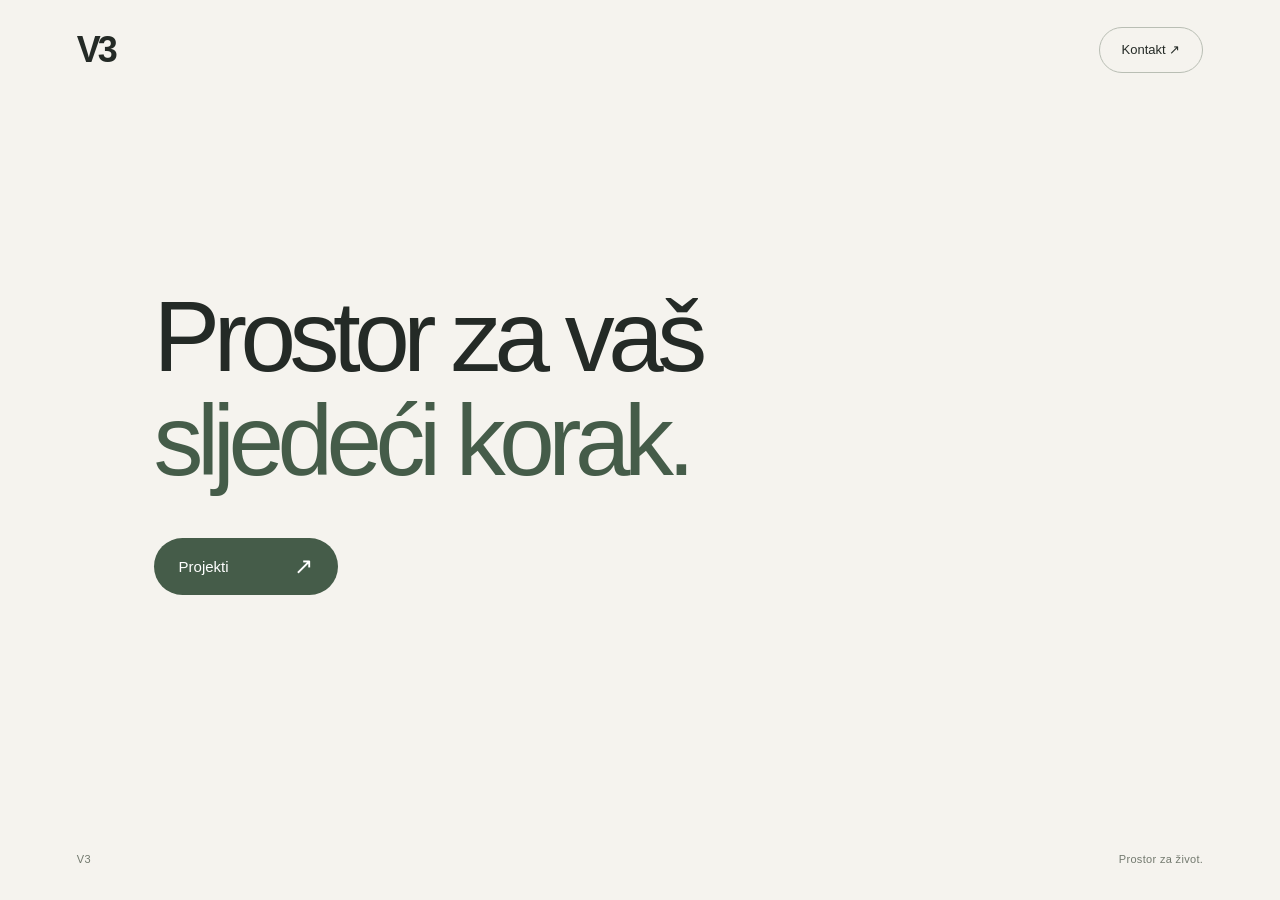
<file: index.html>
<!doctype html><html lang="hr"><head><meta charset="utf-8"><meta name="viewport" content="width=device-width, initial-scale=1, viewport-fit=cover"><meta name="theme-color" content="#f5f3ee"><title>V3 — Prostor za vaš sljedeći korak.</title><link rel="stylesheet" href="site.css"></head><body><header><a class="brand" href="index.html" aria-label="V3 početna">V3</a><button class="contact" id="contact">Kontakt ↗</button></header><main class="hero"><div class="hero-content"><h1>Prostor za vaš<br><span>sljedeći korak.</span></h1><a class="cta" href="projekti.html">Projekti <span aria-hidden="true">↗</span></a></div></main><footer><span>V3</span><span>Prostor za život.</span></footer><dialog id="contactDialog"><div class="dialog-top"><h2>Razgovarajmo.</h2><button class="close" aria-label="Zatvori kontakt">×</button></div><p>Javite nam koji vas projekt zanima.</p><a class="mail" href="mailto:info@v3-gradnja.hr?subject=Upit%20o%20projektima%20V3">Pošalji e-mail ↗</a></dialog><script>const dialog=document.getElementById('contactDialog');document.getElementById('contact').onclick=()=>dialog.showModal();document.querySelector('.close').onclick=()=>dialog.close();</script></body></html>
</file>
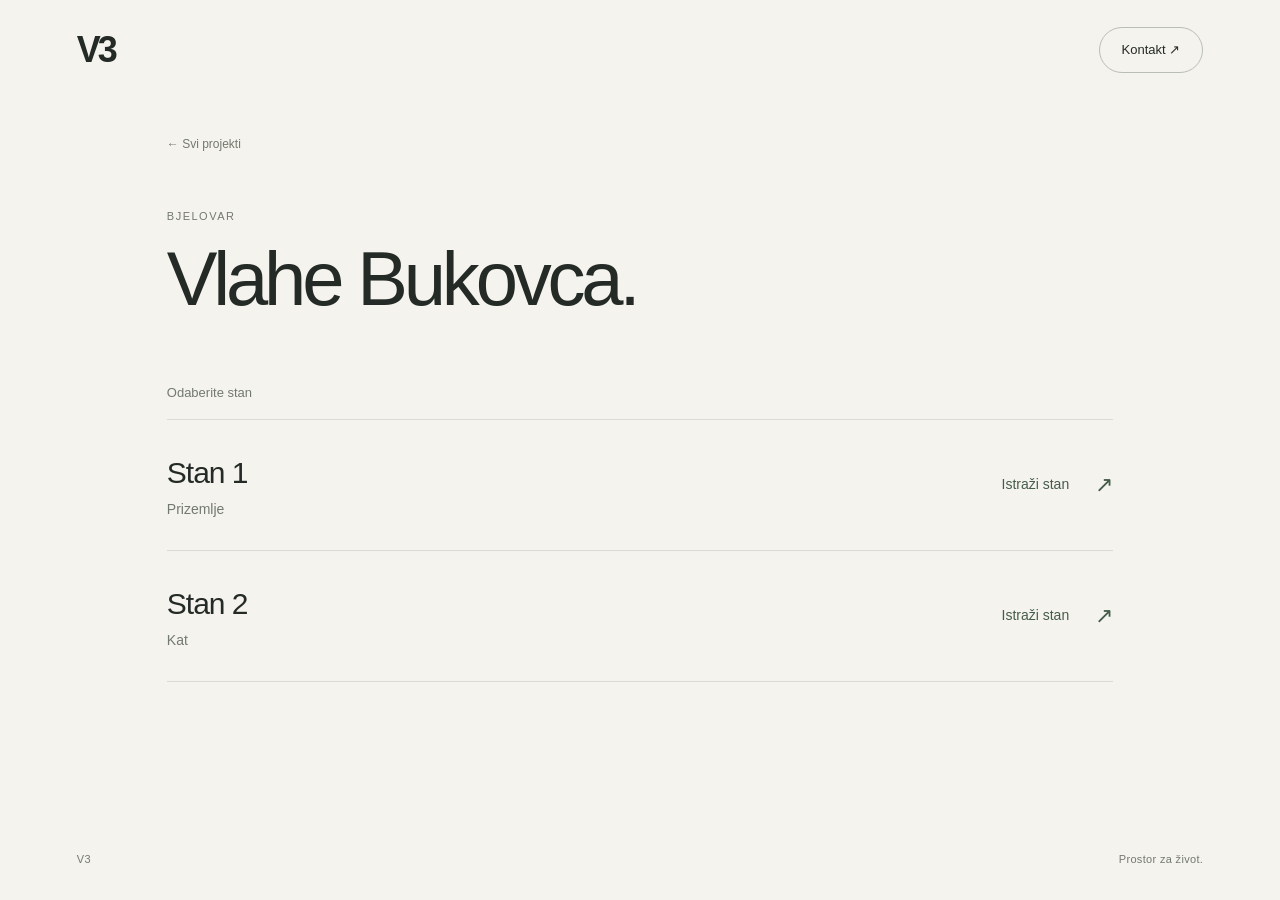
<file: bjelovar.html>
<!doctype html><html lang="hr"><head><meta charset="utf-8"><meta name="viewport" content="width=device-width, initial-scale=1, viewport-fit=cover"><meta name="theme-color" content="#f5f3ee"><title>Vlahe Bukovca, Bjelovar — V3</title><link rel="stylesheet" href="site.css"></head><body><header><a class="brand" href="index.html" aria-label="V3 početna">V3</a><button class="contact" id="contact">Kontakt ↗</button></header><main class="page apartment-list-page"><a class="back" href="projekti.html">← Svi projekti</a><div class="eyebrow project-location">Bjelovar</div><h1>Vlahe Bukovca.</h1><section id="stanovi" aria-label="Odabir stana"><h2 class="list-title">Odaberite stan</h2><div class="apartment-row"><div class="apartment-name"><h3>Stan 1</h3><p>Prizemlje</p></div><a class="row-link" href="obilazak.html">Istraži stan <span aria-hidden="true">↗</span><span class="sr-only"> 1</span></a></div><div class="apartment-row"><div class="apartment-name"><h3>Stan 2</h3><p>Kat</p></div><a class="row-link" href="obilazak-2.html">Istraži stan <span aria-hidden="true">↗</span><span class="sr-only"> stana 2</span></a></div></section></main><footer><span>V3</span><span>Prostor za život.</span></footer><dialog id="contactDialog"><div class="dialog-top"><h2>Razgovarajmo.</h2><button class="close" aria-label="Zatvori kontakt">×</button></div><p>Javite nam koji vas projekt zanima.</p><a class="mail" href="mailto:info@v3-gradnja.hr?subject=Upit%20o%20projektima%20V3">Pošalji e-mail ↗</a></dialog><script>const dialog=document.getElementById('contactDialog');document.getElementById('contact').onclick=()=>dialog.showModal();document.querySelector('.close').onclick=()=>dialog.close();</script></body></html>
</file>
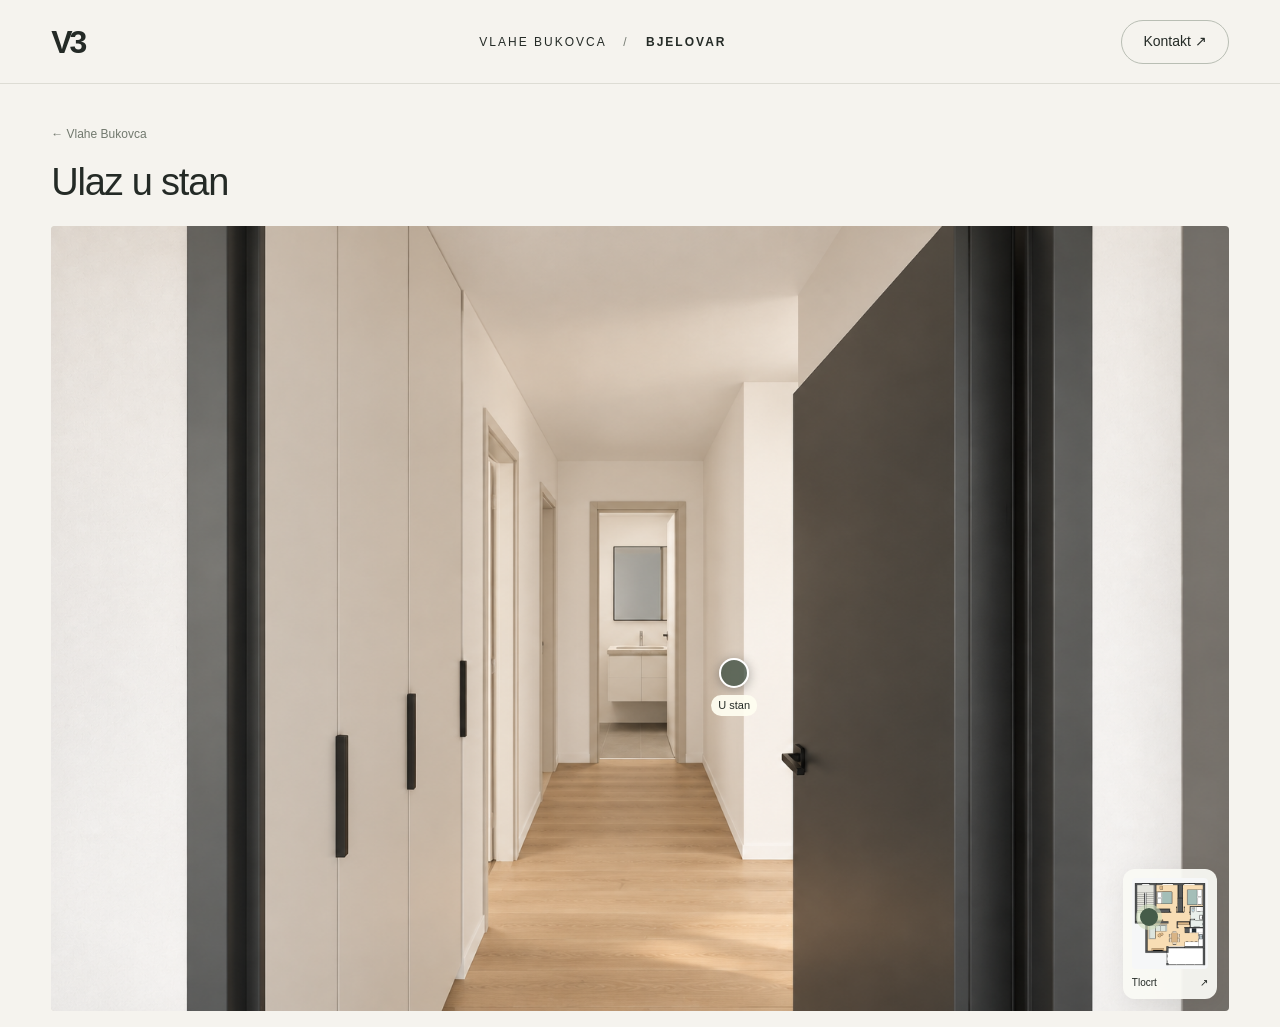
<file: obilazak-2.html>
<!doctype html>
<html lang="hr">
<head>
<meta charset="UTF-8"><meta name="viewport" content="width=device-width,initial-scale=1,viewport-fit=cover">
<meta name="theme-color" content="#f5f3ee"><title>Stan 2 · Kat — V3 Vlahe Bukovca</title>
<style>
:root{--paper:#f5f3ee;--ink:#242a26;--muted:#777c74;--accent:#455c49}*{box-sizing:border-box}body{margin:0;background:var(--paper);color:var(--ink);font:14px/1.5 Arial,Helvetica,sans-serif}button,a{-webkit-tap-highlight-color:transparent}button{font:inherit;cursor:pointer;color:inherit}button:focus-visible,a:focus-visible{outline:3px solid #a4ba80;outline-offset:4px}button{border:0}header{position:sticky;top:0;z-index:5;background:var(--paper);height:84px;display:flex;align-items:center;justify-content:space-between;padding:0 4vw;border-bottom:1px solid #dddcd4}.brand{font-size:32px;letter-spacing:-3px;font-weight:700;text-decoration:none;color:var(--ink)}.brand sup{font-size:11px;letter-spacing:2px;margin-left:12px;font-weight:400}.project{font-size:12px;letter-spacing:2px;text-transform:uppercase}.project span{color:var(--muted);margin:0 12px}.contact{border:1px solid #b9beb4;background:transparent;padding:10px 21px;border-radius:30px;min-height:44px}.contact:hover{background:#e5e8de}main{max-width:1800px;margin:auto;padding:28px 4vw 16px}.heading{display:flex;justify-content:space-between;align-items:flex-end;margin-bottom:22px}.eyebrow{font-size:10px;letter-spacing:2px;text-transform:uppercase;color:var(--muted);margin-bottom:5px}h1{font-size:clamp(24px,3vw,38px);font-weight:400;letter-spacing:-1.2px;line-height:1.1;margin:0}.meta{font-size:12px;color:var(--muted);text-align:right}.viewer{position:relative;border-radius:4px;overflow:hidden;background:#e7e5de;height:calc(100svh - 284px);min-height:380px;max-height:850px}.pan{height:100%;overflow-x:auto;overflow-y:hidden;scrollbar-width:none;overscroll-behavior-x:contain}.pan::-webkit-scrollbar{display:none}.canvas{position:relative;height:100%;width:100%;min-width:100%;transition:opacity .22s,filter .22s;isolation:isolate}.canvas.changing{opacity:.25;filter:blur(6px)}.scene{width:100%;height:100%;object-fit:cover;display:block}.hotspots{position:absolute;inset:0;pointer-events:none}.hot{position:absolute;transform:translate(-50%,-50%);display:flex;align-items:center;gap:8px;min-height:46px;border-radius:30px;padding:6px 14px 6px 6px;background:rgba(250,250,246,.94);box-shadow:0 4px 24px #0002;white-space:nowrap;pointer-events:auto}.hot i{width:32px;height:32px;display:grid;place-items:center;border-radius:50%;background:var(--accent);color:white;font-style:normal;font-size:20px}.hot:hover{background:white;box-shadow:0 4px 30px #0004}.viewer-top{position:absolute;top:18px;left:18px;right:18px;display:flex;justify-content:space-between;align-items:flex-start;pointer-events:none}.viewer-top>*{pointer-events:auto}.badge{background:#f9f8f0e8;padding:8px 13px;border-radius:25px;font-size:11px;letter-spacing:.3px}.compare{background:#f9f8f0ef;padding:8px 13px;border-radius:25px;min-height:40px;font-size:11px}.compare[aria-pressed=true]{background:var(--accent);color:white}.mini{position:absolute;bottom:20px;right:20px;width:125px;padding:9px;background:#fafaf5ef;border-radius:12px;box-shadow:0 5px 25px #0001;text-align:left}.mini .map-wrap{pointer-events:none}.mini footer{font-size:10px;display:flex;justify-content:space-between;margin-top:6px}.map-wrap{position:relative;line-height:0}.map-wrap img{display:block;width:100%;border-radius:4px}.dot{position:absolute;transform:translate(-50%,-50%);border-radius:50%;width:18px;height:18px;background:#f9faf6;border:2px solid var(--accent);z-index:2;box-shadow:0 0 0 3px #ffffff70}.dot.active{background:var(--accent);box-shadow:0 0 0 4px #cfdfbb95}.cone{position:absolute;width:44px;height:44px;clip-path:polygon(50% 50%,12% 0,88% 0);background:#607d4570;transform-origin:50% 50%;z-index:1}.hint{position:absolute;bottom:20px;left:20px;font-size:11px;padding:7px 11px;border-radius:20px;background:#fafaf0df}.mobile-hint{display:none}.bottom{display:flex;align-items:center;justify-content:space-between;padding:18px 0 12px;gap:16px}.rooms{display:flex;background:#e8e9e2;border-radius:32px;padding:4px;gap:3px}.rooms button{border-radius:30px;padding:11px 22px;background:transparent;min-height:44px;font-size:12px}.rooms button[aria-pressed=true]{background:var(--ink);color:white}.rooms small{margin-right:9px;opacity:.55}.next{padding:10px 0;background:transparent;min-height:44px;font-size:13px}.next span{margin-left:14px}.fine{font-size:10px;color:var(--muted);display:flex;justify-content:space-between;gap:20px}.fine button{background:none;padding:0;text-decoration:underline;color:inherit}dialog{border:0;background:var(--paper);color:var(--ink);border-radius:18px;padding:24px;width:min(560px,calc(100vw - 24px));max-height:92svh;box-shadow:0 25px 100px #0003}dialog::backdrop{background:#17221c70;backdrop-filter:blur(5px)}.dialog-head{display:flex;align-items:center;justify-content:space-between;margin-bottom:18px}.dialog-head h2{font-size:22px;font-weight:400;margin:0;letter-spacing:-.6px}.close{width:44px;height:44px;background:#e5e6de;border-radius:50%;font-size:22px}.map-big{width:min(100%,320px);margin:auto}.map-big .dot{width:44px;height:44px;font-size:12px;line-height:1;background:#fafaf4}.map-big .dot.active{background:var(--accent);color:white}.map-tabs{display:flex;gap:8px;margin-bottom:18px}.map-tabs button{padding:9px 16px;border-radius:20px;background:#e3e5dc;min-height:44px}.map-tabs button[aria-pressed=true]{background:var(--accent);color:white}.map-note{font-size:12px;color:var(--muted);text-align:center;margin-top:18px}.overview{position:relative}.overview img{display:block;width:100%}.overview .hot{font-size:11px}.contact-body p{color:var(--muted)}.mail{display:block;margin:24px 0;background:var(--accent);color:white;text-decoration:none;border-radius:30px;text-align:center;padding:14px}.contact-body small{color:var(--muted)}[hidden]{display:none!important}
@media(min-width:900px){.canvas{aspect-ratio:3/2;width:auto;min-width:0;margin:auto}.scene{object-fit:contain}.viewer{background:#ddd8ce}.pan{display:flex;justify-content:center}}
@media(max-width:700px){header{height:66px;padding:0 20px}.brand{font-size:29px}.brand sup{display:none}.project{font-size:9px;letter-spacing:1px}.project span{display:none}.project b{display:block;font-weight:400}.contact{padding:8px 14px;font-size:12px}main{padding:22px 14px 12px}.heading{margin:0 6px 18px}.meta{font-size:10px;max-width:88px}h1{font-size:28px}.viewer{height:calc(100svh - 283px);min-height:350px;border-radius:7px}.canvas{width:auto;aspect-ratio:3/2;flex:none}.scene{object-fit:fill}.viewer-top{top:12px;left:12px;right:12px}.badge{font-size:10px}.compare{font-size:10px;min-height:36px}.mini{width:86px;right:12px;bottom:12px;padding:6px;border-radius:8px}.mini footer{font-size:9px}.mini .dot{width:11px;height:11px;border-width:1px}.mini .cone{width:25px;height:25px}.hint{left:12px;bottom:12px;font-size:9px;max-width:210px}.desktop-hint{display:none}.mobile-hint{display:inline}.bottom{flex-wrap:wrap;gap:2px;padding:13px 0 5px}.rooms{width:100%;justify-content:space-between}.rooms button{flex:1;padding:10px 8px}.rooms small{margin-right:6px}.next{margin-left:auto;font-size:12px}.fine{font-size:9px;gap:10px}.fine>span:last-child{white-space:nowrap}dialog{padding:20px}.map-big{max-width:270px}.hot{font-size:12px}}
@media(prefers-reduced-motion:reduce){*{transition:none!important;scroll-behavior:auto!important}}

.bottom{flex-wrap:wrap}.rooms{width:100%;overflow-x:auto;justify-content:flex-start;border-radius:12px;scrollbar-width:thin}.rooms button{flex:none;white-space:nowrap}.next{margin-left:auto}#directions{display:flex;flex-wrap:wrap;gap:8px;margin:0 0 18px}#directions button{min-height:44px;background:#e8e9e2;border-radius:24px;padding:10px 16px}.mini .dot:not(.active){display:none}.map-big{width:min(100%,420px);max-width:420px}.map-big .dot{width:32px;height:32px}.map-big .dot:focus-visible{z-index:5}.map-big{line-height:normal}@media(min-width:701px) and (max-width:899px){.canvas{width:auto;aspect-ratio:3/2;min-width:100%}}

.hot{width:48px;height:48px;padding:0;border-radius:50%;background:transparent;box-shadow:none;display:grid;place-items:center}.hot i{width:30px;height:30px;border:2px solid white;background:#344638bd;box-shadow:0 2px 12px #0005;font-size:17px;transition:transform .18s}.hot:hover{background:transparent;box-shadow:none}.hot:hover i,.hot:focus-visible i{transform:scale(1.15);background:#344638}.hot .label{position:absolute;top:46px;left:50%;transform:translateX(-50%);font-size:11px;padding:2px 7px;border-radius:10px;background:#fffef1ed;color:#242a26;white-space:nowrap;pointer-events:none}.back{min-height:44px;padding:8px 15px;border-radius:24px;background:#fffef5ef}.tour-footer{display:flex;align-items:center;justify-content:space-between;gap:12px;min-height:65px;font-size:12px;color:var(--muted)}#turn{background:#e5e8de;border-radius:24px;padding:10px 16px;min-height:44px;white-space:nowrap}.viewer{height:auto;min-height:0;max-height:none;aspect-ratio:3/2}.pan{overflow:visible;display:block}.canvas{width:100%;height:100%;min-width:0;aspect-ratio:3/2;margin:0}.scene{object-fit:contain}.mini{width:94px;bottom:12px;right:12px}.map-rooms{display:grid;grid-template-columns:1fr 1fr;gap:6px;margin-top:16px}.map-rooms button{min-height:44px;border-radius:12px;background:#e5e8de;text-align:left;padding:9px 12px}.map-big .dot{width:44px;height:44px}.fine{margin-top:8px}@media(max-width:700px){.viewer-top{top:8px;left:8px;right:8px}.badge{font-size:9px;padding:6px 9px}.back{font-size:11px;padding:6px 10px}.mini{display:block;position:relative;width:80px;right:auto;bottom:auto;margin:12px 0 0 auto}.viewer{overflow:visible;margin-bottom:116px}.hot .label{font-size:9px;top:42px}.hot i{width:25px;height:25px;font-size:14px}.tour-footer{font-size:11px}.meta{display:none}main{padding-top:18px}.map-big{max-width:420px}} 
.tour-footer{justify-content:flex-end}.tour-footer:has(#turn[hidden]){display:none}
@media(max-width:700px){
 header{height:62px;padding:0 18px}main{padding:12px 10px 10px}.heading{margin:0 8px 14px;min-height:52px}h1{font-size:25px}.eyebrow{font-size:8px;letter-spacing:1.4px;margin-bottom:5px}
 .viewer{height:calc(100svh - 195px);min-height:340px;max-height:none;aspect-ratio:auto;margin-bottom:0;overflow:hidden;border-radius:10px;position:relative}
 .pan{height:100%;width:100%;overflow-x:auto;overflow-y:hidden;display:block;scrollbar-width:thin;scrollbar-color:#71816a99 transparent;overscroll-behavior-x:contain;-webkit-overflow-scrolling:touch}
 .pan::-webkit-scrollbar{display:block;height:4px}.pan::-webkit-scrollbar-thumb{background:#71816a99;border-radius:4px}
 .canvas{height:100%;width:auto;min-width:100%;aspect-ratio:3/2;margin:0;position:relative}.scene{object-fit:fill;width:100%;height:100%}
 .mini{position:absolute;display:block;width:66px;right:10px;top:10px;bottom:auto;margin:0;padding:5px;background:#fffef5ed;border-radius:9px;z-index:2}.mini footer{font-size:9px;margin-top:4px}.mini .dot{width:9px;height:9px}
 .hot{width:48px;height:48px}.hot i{width:29px;height:29px}.hot .label{font-size:11px;top:43px;padding:3px 8px;background:#fffef5f5}
 .tour-footer{min-height:48px;padding:8px 2px 0}#turn{font-size:12px;min-height:40px;padding:9px 16px}
}
.apartment-switch{border:1px solid #c6cbbf;background:#e7eade;border-radius:18px;padding:7px 12px;min-height:44px;font-size:12px;margin-bottom:8px}.apartment-switch span{margin-left:10px}.apartment-options{display:grid;gap:10px}.apartment-options a,.apartment-options button{display:block;text-align:left;text-decoration:none;color:inherit;background:#e6e9df;padding:17px;border-radius:12px;min-height:65px}.apartment-options small{display:block;font-size:11px;color:#646d5c;margin-top:5px}.selected-apartment{outline:1px solid #455c49}@media(max-width:700px){.viewer{height:calc(100svh - 227px)}.apartment-switch{font-size:11px;margin-bottom:6px}.heading{min-height:82px}}.project-back{display:inline-flex;align-items:center;min-height:44px;margin-bottom:6px;color:#72796e;font-size:12px;text-decoration:none}.project-back:hover{color:#242a26;text-decoration:underline;text-underline-offset:4px}</style>
<link rel="stylesheet" href="pan-guide.css">
</head>
<body>
<header><a class="brand" href="index.html" aria-label="V3 početak">V3</a><div class="project">Vlahe Bukovca <span>/</span> <b>Bjelovar</b></div><button class="contact" id="contact">Kontakt ↗</button></header>
<main><div class="heading"><div><a class="project-back" href="bjelovar.html">← Vlahe Bukovca</a><h1 id="title">Ulaz u stan</h1></div></div>
<section class="viewer" aria-label="Interaktivni obilazak stana"><div class="pan" id="pan"><div class="canvas" id="canvas"><img class="scene" id="scene" src="assets/01-ulaz.png" alt="Ulaz u stan"><div class="hotspots" id="hotspots"></div></div></div><div class="viewer-top"></div><button class="mini" id="mini" aria-label="Otvori tlocrt i odaberi prostoriju"><div class="map-wrap" id="miniMap"><img src="assets/stan2/plan.png" alt="Mini tlocrt stana"></div><footer>Tlocrt <span>↗</span></footer></button></section>
<div class="tour-footer"><button id="turn" hidden></button></div><div id="status" role="status" aria-live="polite" style="position:absolute;left:-10000px"></div>
</main>
<dialog id="mapDialog"><div class="dialog-head"><h2>Odaberite prostoriju.</h2><button class="close" aria-label="Zatvori tlocrt">×</button></div><div class="map-wrap map-big" id="bigMap"><img src="assets/stan2/plan.png" alt="Tlocrt s označenim položajima kamera"></div><p class="map-note">Dodirnite broj za ulazak u prostor.<br>Označena točka prikazuje vaš položaj.</p></dialog>
<dialog id="contactDialog"><div class="dialog-head"><h2>Razgovarajmo o stanu.</h2><button class="close" aria-label="Zatvori kontakt">×</button></div><div class="contact-body"><div class="eyebrow">Vlahe Bukovca · Stan 02</div><p>Pošaljite nam pitanja ili dogovorite razgovor o projektu.</p><a class="mail" id="mail" href="mailto:info@v3-gradnja.hr?subject=Upit%20za%20Stan%2002%20-%20Vlahe%20Bukovca">Pošalji e-mail ↗</a><small>U ovom prototipu otvara se vaš e-mail program. Poruka se ne šalje automatski.</small></div></dialog>
<script>
const views={"01-ulaz": {"title": "Ulaz u stan", "n": "01", "pos": [22.7, 42.67], "angle": 90, "center": 0.5, "alt": "Ulaz u stan — stan na katu", "hot": [{"to": "02-hodnik", "x": 58, "y": 57, "label": "U stan", "icon": "→"}], "turn": null}, "02-hodnik": {"title": "Hodnik", "n": "02", "pos": [38.2, 43.0], "angle": 90, "center": 0.5, "alt": "Hodnik — stan na katu", "hot": [{"to": "08-soba-1", "x": 30, "y": 54, "label": "Soba 1", "icon": "↑"}, {"to": "09-soba-2", "x": 40.5, "y": 72, "label": "Soba 2", "icon": "↑"}, {"to": "10-kupaonica", "x": 50, "y": 55, "label": "Kupaonica", "icon": "↑"}, {"to": "03-hodnik-boravak", "x": 68, "y": 83, "label": "Dnevni prostor", "icon": "↓"}], "turn": null}, "03-hodnik-boravak": {"title": "Prema dnevnom prostoru", "n": "03", "pos": [50.2, 49.83], "angle": 160, "center": 0.5, "alt": "Prema dnevnom prostoru — stan na katu", "hot": [{"to": "07-kuhinja", "x": 28, "y": 55, "label": "Kuhinja", "icon": "↑"}, {"to": "04-boravak", "x": 89, "y": 72, "label": "Boravak", "icon": "↑"}, {"to": "12-terasa", "x": 56, "y": 44, "label": "Terasa", "icon": "↑"}], "turn": null}, "04-boravak": {"title": "Boravak prema kuhinji", "n": "04", "pos": [24.2, 76.08], "angle": 62, "center": 0.5, "alt": "Boravak prema kuhinji — stan na katu", "hot": [{"to": "02-hodnik", "x": 33, "y": 52, "label": "U hodnik", "icon": "→"}, {"to": "07-kuhinja", "x": 66, "y": 54, "label": "U kuhinju", "icon": "→"}], "turn": {"to": "05-boravak-tv", "label": "Drugi pogled"}}, "05-boravak-tv": {"title": "Boravak prema terasi", "n": "05", "pos": [58.2, 54.42], "angle": -136, "center": 0.5, "alt": "Boravak prema terasi — stan na katu", "hot": [{"to": "12-terasa", "x": 19, "y": 56, "label": "Na terasu", "icon": "→"}], "turn": {"to": "06-blagovaonica", "label": "Prema blagovaonici"}}, "06-blagovaonica": {"title": "Blagovaonica", "n": "06", "pos": [63.7, 72.33], "angle": -58, "center": 0.5, "alt": "Blagovaonica — stan na katu", "hot": [{"to": "04-boravak", "x": 42, "y": 57, "label": "U boravak", "icon": "→"}, {"to": "02-hodnik", "x": 88, "y": 70, "label": "U hodnik", "icon": ""}, {"to": "12-terasa", "x": 8, "y": 85, "label": "Na terasu", "icon": ""}], "turn": {"to": "07-kuhinja", "label": "Prema kuhinji"}}, "07-kuhinja": {"title": "Kuhinja", "n": "07", "pos": [60.7, 66.08], "angle": 80, "center": 0.5, "alt": "Kuhinja — stan na katu", "hot": [{"to": "06-blagovaonica", "x": 50, "y": 85, "label": "U blagovaonicu", "icon": ""}], "turn": null}, "08-soba-1": {"title": "Soba 1", "n": "08", "pos": [56.7, 34.0], "angle": -31, "center": 0.5, "alt": "Soba 1 — stan na katu", "hot": [{"to": "02-hodnik", "x": 50, "y": 85, "label": "Hodnik", "icon": "↓"}], "turn": null, "fixedReturn": true}, "09-soba-2": {"title": "Soba 2", "n": "09", "pos": [70.2, 35.25], "angle": 26, "center": 0.5, "alt": "Soba 2 — stan na katu", "hot": [{"to": "02-hodnik", "x": 50, "y": 85, "label": "Hodnik", "icon": "↓"}], "turn": null, "fixedReturn": true}, "10-kupaonica": {"title": "Kupaonica", "n": "10", "pos": [77.5, 42.75], "angle": 90, "center": 0.5, "alt": "Kupaonica — stan na katu", "hot": [{"to": "02-hodnik", "x": 50, "y": 85, "label": "Hodnik", "icon": "↓"}], "turn": null, "fixedReturn": true}, "12-terasa": {"title": "Terasa", "n": "12", "pos": [89.2, 89.83], "angle": -65, "center": 0.5, "alt": "Terasa — stan na katu", "hot": [{"to": "06-blagovaonica", "x": 51, "y": 56, "label": "U stan", "icon": "→"}], "turn": null}};
const embeddedAssets={};
const $=id=>document.getElementById(id);
let current='01-ulaz',token=0,trail=[];
const roomPins=[['01-ulaz','Ulaz',22.7,42.7],['02-hodnik','Hodnik',52,42],['04-boravak','Boravak',33,65],['06-blagovaonica','Blagovaonica',56,69],['07-kuhinja','Kuhinja',84,63],['08-soba-1','Soba 1',44,23],['09-soba-2','Soba 2',80,23],['10-kupaonica','Kupaonica',85,40],['12-terasa','Terasa',69,85]];
const upperViews=new Set(["03-hodnik-boravak", "05-boravak-tv", "08-soba-1", "09-soba-2", "12-terasa"]);
function imagePath(key){const p='assets/'+(upperViews.has(key)?'stan2/':'')+key+'.png';return embeddedAssets[p]||p}
function maps(){for(const id of ['miniMap','bigMap']){const el=$(id);el.querySelectorAll('.dot,.cone').forEach(n=>n.remove());const pins=id==='miniMap'?[[current,'',...views[current].pos]]:roomPins;for(const [key,label,x,y] of pins){const dot=document.createElement(id==='miniMap'?'span':'button');dot.className='dot'+(key===current||id==='miniMap'?' active':'');dot.style.left=x+'%';dot.style.top=y+'%';if(id==='bigMap'){dot.textContent=String(roomPins.findIndex(p=>p[0]===key)+1);dot.dataset.go=key;dot.setAttribute('aria-label',label)}el.append(dot)}}}
function render(){const v=views[current];$('title').textContent=v.title;$('scene').alt=v.alt;$('turn').hidden=!v.turn;if(v.turn){$('turn').textContent='↻ '+v.turn.label;$('turn').dataset.go=v.turn.to}$('hotspots').replaceChildren();for(const h of v.hot){const b=document.createElement('button');b.className='hot';b.dataset.go=h.to;b.style.left=h.x+'%';b.style.top=h.y+'%';b.setAttribute('aria-label','Idi: '+h.label);const i=document.createElement('i');i.textContent='';i.setAttribute('aria-hidden','true');const label=document.createElement('span');label.className='label';label.textContent=h.label;b.append(i,label);$('hotspots').append(b)}maps();$('status').textContent=v.title}
async function show(key,back=false){if(!views[key])return;const ticket=++token;$('canvas').classList.add('changing');const img=new Image();img.src=imagePath(key);try{await img.decode()}catch(e){if(ticket===token){$('canvas').classList.remove('changing');$('status').textContent='Slika se nije učitala. Pokušajte ponovno.'}return}if(ticket!==token)return;if(back)trail.pop();else if(key!==current)trail.push(current);current=key;$('scene').src=img.src;document.querySelectorAll('dialog[open]').forEach(d=>d.close());render();requestAnimationFrame(()=>{frameView();$('canvas').classList.remove('changing')})}
document.addEventListener('click',e=>{const b=e.target.closest('[data-go]');if(b)show(b.dataset.go)});


$('mini').onclick=()=>$('mapDialog').showModal();$('contact').onclick=()=>$('contactDialog').showModal();
document.querySelectorAll('.close').forEach(b=>b.onclick=()=>b.closest('dialog').close());
const list=document.createElement('div');list.className='map-rooms';for(const [i,p] of roomPins.entries()){const b=document.createElement('button');b.dataset.go=p[0];b.textContent=(i+1)+'. '+p[1];list.append(b)}$('bigMap').after(list);
function frameView(){const pan=$('pan'),canvas=$('canvas');if(matchMedia('(max-width:700px)').matches){const focus={'01-ulaz':.58,'02-hodnik':.49,'03-hodnik-boravak':.56,'05-boravak-tv':.38};const x=focus[current]||.5;pan.scrollLeft=Math.max(0,Math.min(canvas.clientWidth-pan.clientWidth,canvas.clientWidth*x-pan.clientWidth/2))}else pan.scrollLeft=0}
window.addEventListener('resize',frameView);
show('01-ulaz');
</script><script src="pan-guide.js"></script></body></html>
</file>
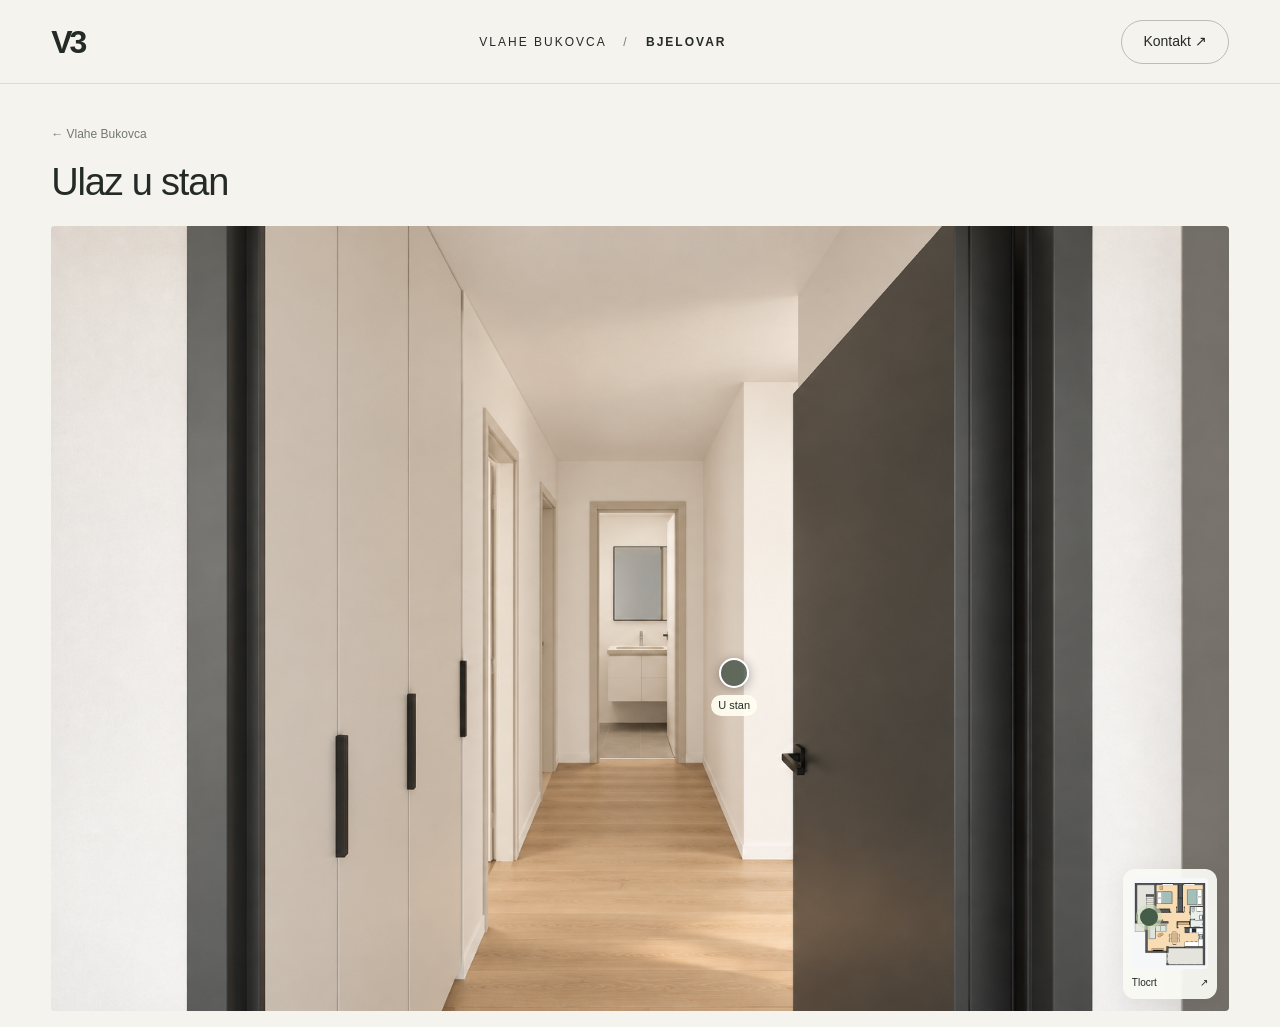
<file: obilazak.html>
<!doctype html>
<html lang="hr">
<head>
<meta charset="UTF-8"><meta name="viewport" content="width=device-width,initial-scale=1,viewport-fit=cover">
<meta name="theme-color" content="#f5f3ee"><title>V3 — Uđite u svoj novi prostor</title>
<style>
:root{--paper:#f5f3ee;--ink:#242a26;--muted:#777c74;--accent:#455c49}*{box-sizing:border-box}body{margin:0;background:var(--paper);color:var(--ink);font:14px/1.5 Arial,Helvetica,sans-serif}button,a{-webkit-tap-highlight-color:transparent}button{font:inherit;cursor:pointer;color:inherit}button:focus-visible,a:focus-visible{outline:3px solid #a4ba80;outline-offset:4px}button{border:0}header{position:sticky;top:0;z-index:5;background:var(--paper);height:84px;display:flex;align-items:center;justify-content:space-between;padding:0 4vw;border-bottom:1px solid #dddcd4}.brand{font-size:32px;letter-spacing:-3px;font-weight:700;text-decoration:none;color:var(--ink)}.brand sup{font-size:11px;letter-spacing:2px;margin-left:12px;font-weight:400}.project{font-size:12px;letter-spacing:2px;text-transform:uppercase}.project span{color:var(--muted);margin:0 12px}.contact{border:1px solid #b9beb4;background:transparent;padding:10px 21px;border-radius:30px;min-height:44px}.contact:hover{background:#e5e8de}main{max-width:1800px;margin:auto;padding:28px 4vw 16px}.heading{display:flex;justify-content:space-between;align-items:flex-end;margin-bottom:22px}.eyebrow{font-size:10px;letter-spacing:2px;text-transform:uppercase;color:var(--muted);margin-bottom:5px}h1{font-size:clamp(24px,3vw,38px);font-weight:400;letter-spacing:-1.2px;line-height:1.1;margin:0}.meta{font-size:12px;color:var(--muted);text-align:right}.viewer{position:relative;border-radius:4px;overflow:hidden;background:#e7e5de;height:calc(100svh - 284px);min-height:380px;max-height:850px}.pan{height:100%;overflow-x:auto;overflow-y:hidden;scrollbar-width:none;overscroll-behavior-x:contain}.pan::-webkit-scrollbar{display:none}.canvas{position:relative;height:100%;width:100%;min-width:100%;transition:opacity .22s,filter .22s;isolation:isolate}.canvas.changing{opacity:.25;filter:blur(6px)}.scene{width:100%;height:100%;object-fit:cover;display:block}.hotspots{position:absolute;inset:0;pointer-events:none}.hot{position:absolute;transform:translate(-50%,-50%);display:flex;align-items:center;gap:8px;min-height:46px;border-radius:30px;padding:6px 14px 6px 6px;background:rgba(250,250,246,.94);box-shadow:0 4px 24px #0002;white-space:nowrap;pointer-events:auto}.hot i{width:32px;height:32px;display:grid;place-items:center;border-radius:50%;background:var(--accent);color:white;font-style:normal;font-size:20px}.hot:hover{background:white;box-shadow:0 4px 30px #0004}.viewer-top{position:absolute;top:18px;left:18px;right:18px;display:flex;justify-content:space-between;align-items:flex-start;pointer-events:none}.viewer-top>*{pointer-events:auto}.badge{background:#f9f8f0e8;padding:8px 13px;border-radius:25px;font-size:11px;letter-spacing:.3px}.compare{background:#f9f8f0ef;padding:8px 13px;border-radius:25px;min-height:40px;font-size:11px}.compare[aria-pressed=true]{background:var(--accent);color:white}.mini{position:absolute;bottom:20px;right:20px;width:125px;padding:9px;background:#fafaf5ef;border-radius:12px;box-shadow:0 5px 25px #0001;text-align:left}.mini .map-wrap{pointer-events:none}.mini footer{font-size:10px;display:flex;justify-content:space-between;margin-top:6px}.map-wrap{position:relative;line-height:0}.map-wrap img{display:block;width:100%;border-radius:4px}.dot{position:absolute;transform:translate(-50%,-50%);border-radius:50%;width:18px;height:18px;background:#f9faf6;border:2px solid var(--accent);z-index:2;box-shadow:0 0 0 3px #ffffff70}.dot.active{background:var(--accent);box-shadow:0 0 0 4px #cfdfbb95}.cone{position:absolute;width:44px;height:44px;clip-path:polygon(50% 50%,12% 0,88% 0);background:#607d4570;transform-origin:50% 50%;z-index:1}.hint{position:absolute;bottom:20px;left:20px;font-size:11px;padding:7px 11px;border-radius:20px;background:#fafaf0df}.mobile-hint{display:none}.bottom{display:flex;align-items:center;justify-content:space-between;padding:18px 0 12px;gap:16px}.rooms{display:flex;background:#e8e9e2;border-radius:32px;padding:4px;gap:3px}.rooms button{border-radius:30px;padding:11px 22px;background:transparent;min-height:44px;font-size:12px}.rooms button[aria-pressed=true]{background:var(--ink);color:white}.rooms small{margin-right:9px;opacity:.55}.next{padding:10px 0;background:transparent;min-height:44px;font-size:13px}.next span{margin-left:14px}.fine{font-size:10px;color:var(--muted);display:flex;justify-content:space-between;gap:20px}.fine button{background:none;padding:0;text-decoration:underline;color:inherit}dialog{border:0;background:var(--paper);color:var(--ink);border-radius:18px;padding:24px;width:min(560px,calc(100vw - 24px));max-height:92svh;box-shadow:0 25px 100px #0003}dialog::backdrop{background:#17221c70;backdrop-filter:blur(5px)}.dialog-head{display:flex;align-items:center;justify-content:space-between;margin-bottom:18px}.dialog-head h2{font-size:22px;font-weight:400;margin:0;letter-spacing:-.6px}.close{width:44px;height:44px;background:#e5e6de;border-radius:50%;font-size:22px}.map-big{width:min(100%,320px);margin:auto}.map-big .dot{width:44px;height:44px;font-size:12px;line-height:1;background:#fafaf4}.map-big .dot.active{background:var(--accent);color:white}.map-tabs{display:flex;gap:8px;margin-bottom:18px}.map-tabs button{padding:9px 16px;border-radius:20px;background:#e3e5dc;min-height:44px}.map-tabs button[aria-pressed=true]{background:var(--accent);color:white}.map-note{font-size:12px;color:var(--muted);text-align:center;margin-top:18px}.overview{position:relative}.overview img{display:block;width:100%}.overview .hot{font-size:11px}.contact-body p{color:var(--muted)}.mail{display:block;margin:24px 0;background:var(--accent);color:white;text-decoration:none;border-radius:30px;text-align:center;padding:14px}.contact-body small{color:var(--muted)}[hidden]{display:none!important}
@media(min-width:900px){.canvas{aspect-ratio:3/2;width:auto;min-width:0;margin:auto}.scene{object-fit:contain}.viewer{background:#ddd8ce}.pan{display:flex;justify-content:center}}
@media(max-width:700px){header{height:66px;padding:0 20px}.brand{font-size:29px}.brand sup{display:none}.project{font-size:9px;letter-spacing:1px}.project span{display:none}.project b{display:block;font-weight:400}.contact{padding:8px 14px;font-size:12px}main{padding:22px 14px 12px}.heading{margin:0 6px 18px}.meta{font-size:10px;max-width:88px}h1{font-size:28px}.viewer{height:calc(100svh - 283px);min-height:350px;border-radius:7px}.canvas{width:auto;aspect-ratio:3/2;flex:none}.scene{object-fit:fill}.viewer-top{top:12px;left:12px;right:12px}.badge{font-size:10px}.compare{font-size:10px;min-height:36px}.mini{width:86px;right:12px;bottom:12px;padding:6px;border-radius:8px}.mini footer{font-size:9px}.mini .dot{width:11px;height:11px;border-width:1px}.mini .cone{width:25px;height:25px}.hint{left:12px;bottom:12px;font-size:9px;max-width:210px}.desktop-hint{display:none}.mobile-hint{display:inline}.bottom{flex-wrap:wrap;gap:2px;padding:13px 0 5px}.rooms{width:100%;justify-content:space-between}.rooms button{flex:1;padding:10px 8px}.rooms small{margin-right:6px}.next{margin-left:auto;font-size:12px}.fine{font-size:9px;gap:10px}.fine>span:last-child{white-space:nowrap}dialog{padding:20px}.map-big{max-width:270px}.hot{font-size:12px}}
@media(prefers-reduced-motion:reduce){*{transition:none!important;scroll-behavior:auto!important}}

.bottom{flex-wrap:wrap}.rooms{width:100%;overflow-x:auto;justify-content:flex-start;border-radius:12px;scrollbar-width:thin}.rooms button{flex:none;white-space:nowrap}.next{margin-left:auto}#directions{display:flex;flex-wrap:wrap;gap:8px;margin:0 0 18px}#directions button{min-height:44px;background:#e8e9e2;border-radius:24px;padding:10px 16px}.mini .dot:not(.active){display:none}.map-big{width:min(100%,420px);max-width:420px}.map-big .dot{width:32px;height:32px}.map-big .dot:focus-visible{z-index:5}.map-big{line-height:normal}@media(min-width:701px) and (max-width:899px){.canvas{width:auto;aspect-ratio:3/2;min-width:100%}}

.hot{width:48px;height:48px;padding:0;border-radius:50%;background:transparent;box-shadow:none;display:grid;place-items:center}.hot i{width:30px;height:30px;border:2px solid white;background:#344638bd;box-shadow:0 2px 12px #0005;font-size:17px;transition:transform .18s}.hot:hover{background:transparent;box-shadow:none}.hot:hover i,.hot:focus-visible i{transform:scale(1.15);background:#344638}.hot .label{position:absolute;top:46px;left:50%;transform:translateX(-50%);font-size:11px;padding:2px 7px;border-radius:10px;background:#fffef1ed;color:#242a26;white-space:nowrap;pointer-events:none}.back{min-height:44px;padding:8px 15px;border-radius:24px;background:#fffef5ef}.tour-footer{display:flex;align-items:center;justify-content:space-between;gap:12px;min-height:65px;font-size:12px;color:var(--muted)}#turn{background:#e5e8de;border-radius:24px;padding:10px 16px;min-height:44px;white-space:nowrap}.viewer{height:auto;min-height:0;max-height:none;aspect-ratio:3/2}.pan{overflow:visible;display:block}.canvas{width:100%;height:100%;min-width:0;aspect-ratio:3/2;margin:0}.scene{object-fit:contain}.mini{width:94px;bottom:12px;right:12px}.map-rooms{display:grid;grid-template-columns:1fr 1fr;gap:6px;margin-top:16px}.map-rooms button{min-height:44px;border-radius:12px;background:#e5e8de;text-align:left;padding:9px 12px}.map-big .dot{width:44px;height:44px}.fine{margin-top:8px}@media(max-width:700px){.viewer-top{top:8px;left:8px;right:8px}.badge{font-size:9px;padding:6px 9px}.back{font-size:11px;padding:6px 10px}.mini{display:block;position:relative;width:80px;right:auto;bottom:auto;margin:12px 0 0 auto}.viewer{overflow:visible;margin-bottom:116px}.hot .label{font-size:9px;top:42px}.hot i{width:25px;height:25px;font-size:14px}.tour-footer{font-size:11px}.meta{display:none}main{padding-top:18px}.map-big{max-width:420px}} 
.tour-footer{justify-content:flex-end}.tour-footer:has(#turn[hidden]){display:none}
@media(max-width:700px){
 header{height:62px;padding:0 18px}main{padding:12px 10px 10px}.heading{margin:0 8px 14px;min-height:52px}h1{font-size:25px}.eyebrow{font-size:8px;letter-spacing:1.4px;margin-bottom:5px}
 .viewer{height:calc(100svh - 195px);min-height:340px;max-height:none;aspect-ratio:auto;margin-bottom:0;overflow:hidden;border-radius:10px;position:relative}
 .pan{height:100%;width:100%;overflow-x:auto;overflow-y:hidden;display:block;scrollbar-width:thin;scrollbar-color:#71816a99 transparent;overscroll-behavior-x:contain;-webkit-overflow-scrolling:touch}
 .pan::-webkit-scrollbar{display:block;height:4px}.pan::-webkit-scrollbar-thumb{background:#71816a99;border-radius:4px}
 .canvas{height:100%;width:auto;min-width:100%;aspect-ratio:3/2;margin:0;position:relative}.scene{object-fit:fill;width:100%;height:100%}
 .mini{position:absolute;display:block;width:66px;right:10px;top:10px;bottom:auto;margin:0;padding:5px;background:#fffef5ed;border-radius:9px;z-index:2}.mini footer{font-size:9px;margin-top:4px}.mini .dot{width:9px;height:9px}
 .hot{width:48px;height:48px}.hot i{width:29px;height:29px}.hot .label{font-size:11px;top:43px;padding:3px 8px;background:#fffef5f5}
 .tour-footer{min-height:48px;padding:8px 2px 0}#turn{font-size:12px;min-height:40px;padding:9px 16px}
}
.apartment-switch{border:1px solid #c6cbbf;background:#e7eade;border-radius:18px;padding:7px 12px;min-height:44px;font-size:12px;margin-bottom:8px}.apartment-switch span{margin-left:10px}.apartment-options{display:grid;gap:10px}.apartment-options a,.apartment-options button{display:block;text-align:left;text-decoration:none;color:inherit;background:#e6e9df;padding:17px;border-radius:12px;min-height:65px}.apartment-options small{display:block;font-size:11px;color:#646d5c;margin-top:5px}.selected-apartment{outline:1px solid #455c49}@media(max-width:700px){.viewer{height:calc(100svh - 227px)}.apartment-switch{font-size:11px;margin-bottom:6px}.heading{min-height:82px}}.project-back{display:inline-flex;align-items:center;min-height:44px;margin-bottom:6px;color:#72796e;font-size:12px;text-decoration:none}.project-back:hover{color:#242a26;text-decoration:underline;text-underline-offset:4px}</style>
<link rel="stylesheet" href="pan-guide.css">
</head>
<body>
<header><a class="brand" href="index.html" aria-label="V3 početak">V3</a><div class="project">Vlahe Bukovca <span>/</span> <b>Bjelovar</b></div><button class="contact" id="contact">Kontakt ↗</button></header>
<main><div class="heading"><div><a class="project-back" href="bjelovar.html">← Vlahe Bukovca</a><h1 id="title">Ulaz u stan</h1></div></div>
<section class="viewer" aria-label="Interaktivni obilazak stana"><div class="pan" id="pan"><div class="canvas" id="canvas"><img class="scene" id="scene" src="assets/01-ulaz.png" alt="Ulaz u stan"><div class="hotspots" id="hotspots"></div></div></div><div class="viewer-top"></div><button class="mini" id="mini" aria-label="Otvori tlocrt i odaberi prostoriju"><div class="map-wrap" id="miniMap"><img src="assets/plan.png" alt="Mini tlocrt stana"></div><footer>Tlocrt <span>↗</span></footer></button></section>
<div class="tour-footer"><button id="turn" hidden></button></div><div id="status" role="status" aria-live="polite" style="position:absolute;left:-10000px"></div>
</main>
<dialog id="mapDialog"><div class="dialog-head"><h2>Odaberite prostoriju.</h2><button class="close" aria-label="Zatvori tlocrt">×</button></div><div class="map-wrap map-big" id="bigMap"><img src="assets/plan.png" alt="Tlocrt s označenim položajima kamera"></div><p class="map-note">Dodirnite broj za ulazak u prostor.<br>Označena točka prikazuje vaš položaj.</p></dialog>
<dialog id="contactDialog"><div class="dialog-head"><h2>Razgovarajmo o stanu.</h2><button class="close" aria-label="Zatvori kontakt">×</button></div><div class="contact-body"><div class="eyebrow">Vlahe Bukovca · Stan 01</div><p>Pošaljite nam pitanja ili dogovorite razgovor o projektu.</p><a class="mail" id="mail" href="mailto:info@v3-gradnja.hr?subject=Upit%20za%20Stan%2001%20-%20Vlahe%20Bukovca">Pošalji e-mail ↗</a><small>U ovom prototipu otvara se vaš e-mail program. Poruka se ne šalje automatski.</small></div></dialog>
<script>
const views={"01-ulaz": {"title": "Ulaz u stan", "n": "01", "pos": [22.7, 42.67], "angle": 90, "center": 0.5, "alt": "Ulaz u stan — stan u prizemlju", "hot": [{"to": "02-hodnik", "x": 58, "y": 57, "label": "U stan", "icon": "→"}], "turn": null}, "02-hodnik": {"title": "Hodnik", "n": "02", "pos": [38.2, 43.0], "angle": 90, "center": 0.5, "alt": "Hodnik — stan u prizemlju", "hot": [{"to": "08-soba-1", "x": 30, "y": 54, "label": "Soba 1", "icon": "↑"}, {"to": "09-soba-2", "x": 40.5, "y": 72, "label": "Soba 2", "icon": "↑"}, {"to": "10-kupaonica", "x": 50, "y": 55, "label": "Kupaonica", "icon": "↑"}, {"to": "03-hodnik-boravak", "x": 68, "y": 83, "label": "Dnevni prostor", "icon": "↓"}], "turn": null}, "03-hodnik-boravak": {"title": "Prema dnevnom prostoru", "n": "03", "pos": [50.2, 49.83], "angle": 160, "center": 0.5, "alt": "Prema dnevnom prostoru — stan u prizemlju", "hot": [{"to": "07-kuhinja", "x": 28, "y": 55, "label": "Kuhinja", "icon": "↑"}, {"to": "04-boravak", "x": 89, "y": 72, "label": "Boravak", "icon": "↑"}, {"to": "12-terasa", "x": 56, "y": 44, "label": "Terasa", "icon": "↑"}], "turn": null}, "04-boravak": {"title": "Boravak prema kuhinji", "n": "04", "pos": [24.2, 76.08], "angle": 62, "center": 0.5, "alt": "Boravak prema kuhinji — stan u prizemlju", "hot": [{"to": "02-hodnik", "x": 33, "y": 52, "label": "U hodnik", "icon": "→"}, {"to": "07-kuhinja", "x": 66, "y": 54, "label": "U kuhinju", "icon": "→"}], "turn": {"to": "05-boravak-tv", "label": "Drugi pogled"}}, "05-boravak-tv": {"title": "Boravak prema terasi", "n": "05", "pos": [58.2, 54.42], "angle": -136, "center": 0.5, "alt": "Boravak prema terasi — stan u prizemlju", "hot": [{"to": "12-terasa", "x": 19, "y": 56, "label": "Na terasu", "icon": "→"}], "turn": {"to": "06-blagovaonica", "label": "Prema blagovaonici"}}, "06-blagovaonica": {"title": "Blagovaonica", "n": "06", "pos": [63.7, 72.33], "angle": -58, "center": 0.5, "alt": "Blagovaonica — stan u prizemlju", "hot": [{"to": "04-boravak", "x": 42, "y": 57, "label": "U boravak", "icon": "→"}, {"to": "02-hodnik", "x": 88, "y": 70, "label": "U hodnik", "icon": ""}, {"to": "12-terasa", "x": 8, "y": 85, "label": "Na terasu", "icon": ""}], "turn": {"to": "07-kuhinja", "label": "Prema kuhinji"}}, "07-kuhinja": {"title": "Kuhinja", "n": "07", "pos": [60.7, 66.08], "angle": 80, "center": 0.5, "alt": "Kuhinja — stan u prizemlju", "hot": [{"to": "06-blagovaonica", "x": 50, "y": 85, "label": "U blagovaonicu", "icon": ""}], "turn": null}, "08-soba-1": {"title": "Soba 1", "n": "08", "pos": [56.7, 34.0], "angle": -31, "center": 0.5, "alt": "Soba 1 — stan u prizemlju", "hot": [{"to": "02-hodnik", "x": 50, "y": 85, "label": "Hodnik", "icon": "↓"}], "turn": null, "fixedReturn": true}, "09-soba-2": {"title": "Soba 2", "n": "09", "pos": [70.2, 35.25], "angle": 26, "center": 0.5, "alt": "Soba 2 — stan u prizemlju", "hot": [{"to": "02-hodnik", "x": 50, "y": 85, "label": "Hodnik", "icon": "↓"}], "turn": null, "fixedReturn": true}, "10-kupaonica": {"title": "Kupaonica", "n": "10", "pos": [77.5, 42.75], "angle": 90, "center": 0.5, "alt": "Kupaonica — stan u prizemlju", "hot": [{"to": "02-hodnik", "x": 50, "y": 85, "label": "Hodnik", "icon": "↓"}], "turn": null, "fixedReturn": true}, "12-terasa": {"title": "Terasa", "n": "12", "pos": [89.2, 89.83], "angle": -65, "center": 0.5, "alt": "Terasa — stan u prizemlju", "hot": [{"to": "06-blagovaonica", "x": 51, "y": 56, "label": "U stan", "icon": "→"}], "turn": null}};
const embeddedAssets={};
const $=id=>document.getElementById(id);
let current='01-ulaz',token=0,trail=[];
const roomPins=[['01-ulaz','Ulaz',22.7,42.7],['02-hodnik','Hodnik',52,42],['04-boravak','Boravak',33,65],['06-blagovaonica','Blagovaonica',56,69],['07-kuhinja','Kuhinja',84,63],['08-soba-1','Soba 1',44,23],['09-soba-2','Soba 2',80,23],['10-kupaonica','Kupaonica',85,40],['12-terasa','Terasa',69,85]];
function imagePath(key){const p='assets/'+key+'.png';return embeddedAssets[p]||p}
function maps(){for(const id of ['miniMap','bigMap']){const el=$(id);el.querySelectorAll('.dot,.cone').forEach(n=>n.remove());const pins=id==='miniMap'?[[current,'',...views[current].pos]]:roomPins;for(const [key,label,x,y] of pins){const dot=document.createElement(id==='miniMap'?'span':'button');dot.className='dot'+(key===current||id==='miniMap'?' active':'');dot.style.left=x+'%';dot.style.top=y+'%';if(id==='bigMap'){dot.textContent=String(roomPins.findIndex(p=>p[0]===key)+1);dot.dataset.go=key;dot.setAttribute('aria-label',label)}el.append(dot)}}}
function render(){const v=views[current];$('title').textContent=v.title;$('scene').alt=v.alt;$('turn').hidden=!v.turn;if(v.turn){$('turn').textContent='↻ '+v.turn.label;$('turn').dataset.go=v.turn.to}$('hotspots').replaceChildren();for(const h of v.hot){const b=document.createElement('button');b.className='hot';b.dataset.go=h.to;b.style.left=h.x+'%';b.style.top=h.y+'%';b.setAttribute('aria-label','Idi: '+h.label);const i=document.createElement('i');i.textContent='';i.setAttribute('aria-hidden','true');const label=document.createElement('span');label.className='label';label.textContent=h.label;b.append(i,label);$('hotspots').append(b)}maps();$('status').textContent=v.title}
async function show(key,back=false){if(!views[key])return;const ticket=++token;$('canvas').classList.add('changing');const img=new Image();img.src=imagePath(key);try{await img.decode()}catch(e){if(ticket===token){$('canvas').classList.remove('changing');$('status').textContent='Slika se nije učitala. Pokušajte ponovno.'}return}if(ticket!==token)return;if(back)trail.pop();else if(key!==current)trail.push(current);current=key;$('scene').src=img.src;document.querySelectorAll('dialog[open]').forEach(d=>d.close());render();requestAnimationFrame(()=>{frameView();$('canvas').classList.remove('changing')})}
document.addEventListener('click',e=>{const b=e.target.closest('[data-go]');if(b)show(b.dataset.go)});


$('mini').onclick=()=>$('mapDialog').showModal();$('contact').onclick=()=>$('contactDialog').showModal();
document.querySelectorAll('.close').forEach(b=>b.onclick=()=>b.closest('dialog').close());
const list=document.createElement('div');list.className='map-rooms';for(const [i,p] of roomPins.entries()){const b=document.createElement('button');b.dataset.go=p[0];b.textContent=(i+1)+'. '+p[1];list.append(b)}$('bigMap').after(list);
function frameView(){const pan=$('pan'),canvas=$('canvas');if(matchMedia('(max-width:700px)').matches){const focus={'01-ulaz':.58,'02-hodnik':.49,'03-hodnik-boravak':.56,'05-boravak-tv':.38};const x=focus[current]||.5;pan.scrollLeft=Math.max(0,Math.min(canvas.clientWidth-pan.clientWidth,canvas.clientWidth*x-pan.clientWidth/2))}else pan.scrollLeft=0}
window.addEventListener('resize',frameView);
show('01-ulaz');
</script><script src="pan-guide.js"></script></body></html>
</file>
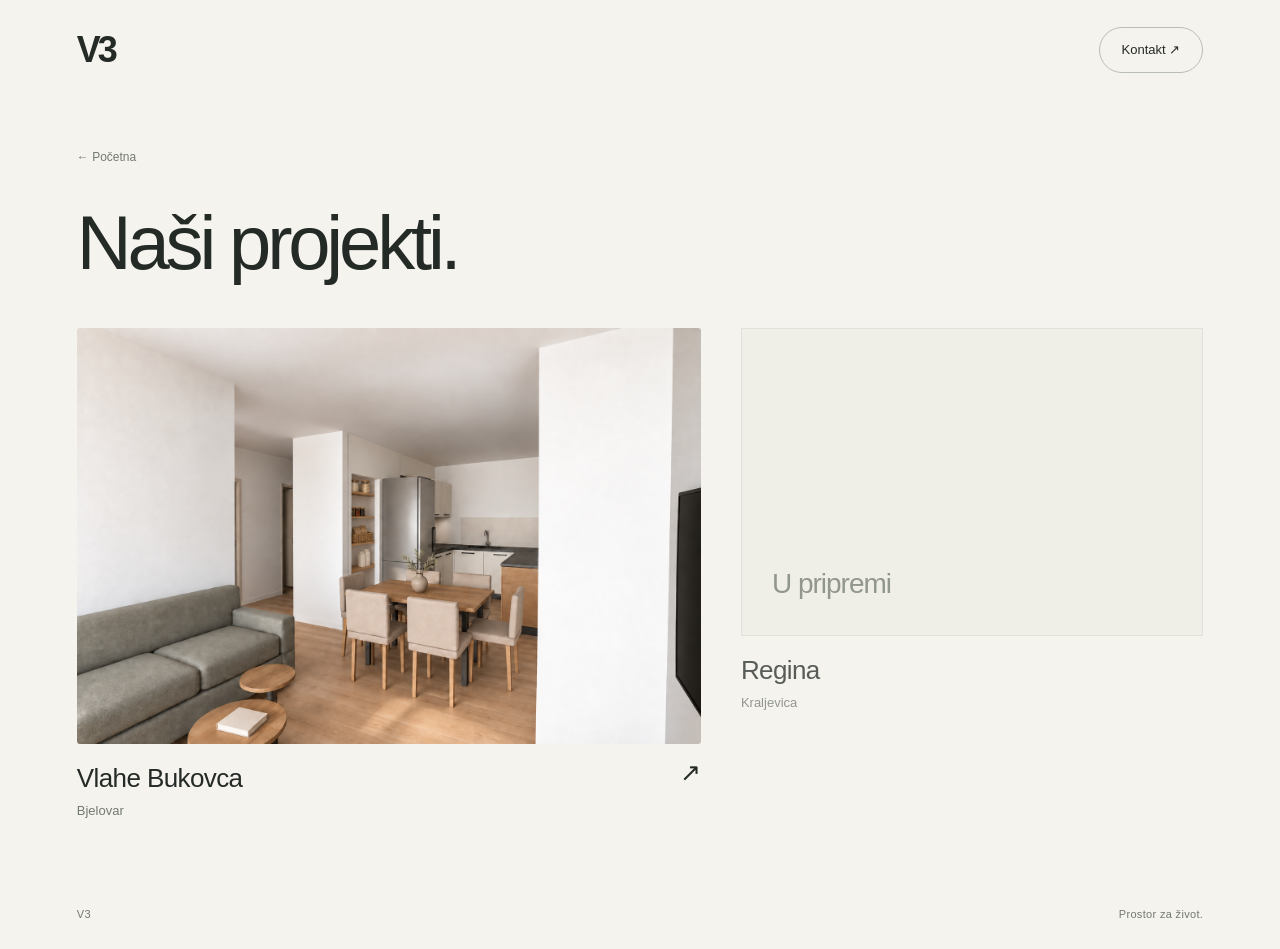
<file: projekti.html>
<!doctype html><html lang="hr"><head><meta charset="utf-8"><meta name="viewport" content="width=device-width, initial-scale=1, viewport-fit=cover"><meta name="theme-color" content="#f5f3ee"><title>Projekti — V3</title><link rel="stylesheet" href="site.css"></head><body><header><a class="brand" href="index.html" aria-label="V3 početna">V3</a><button class="contact" id="contact">Kontakt ↗</button></header><main class="page"><a class="back" href="index.html">← Početna</a><h1>Naši projekti.</h1><div class="grid"><a class="card" href="bjelovar.html"><img src="assets/04-boravak.png" alt="Prikaz interijera stana u projektu Vlahe Bukovca"><div class="line"><h2>Vlahe Bukovca</h2><span aria-hidden="true">↗</span></div><p class="sub">Bjelovar</p></a><div class="card muted-card"><div class="placeholder"><span>U pripremi</span></div><h2>Regina</h2><p class="sub">Kraljevica</p></div></div></main><footer><span>V3</span><span>Prostor za život.</span></footer><dialog id="contactDialog"><div class="dialog-top"><h2>Razgovarajmo.</h2><button class="close" aria-label="Zatvori kontakt">×</button></div><p>Javite nam koji vas projekt zanima.</p><a class="mail" href="mailto:info@v3-gradnja.hr?subject=Upit%20o%20projektima%20V3">Pošalji e-mail ↗</a></dialog><script>const dialog=document.getElementById('contactDialog');document.getElementById('contact').onclick=()=>dialog.showModal();document.querySelector('.close').onclick=()=>dialog.close();</script></body></html>
</file>
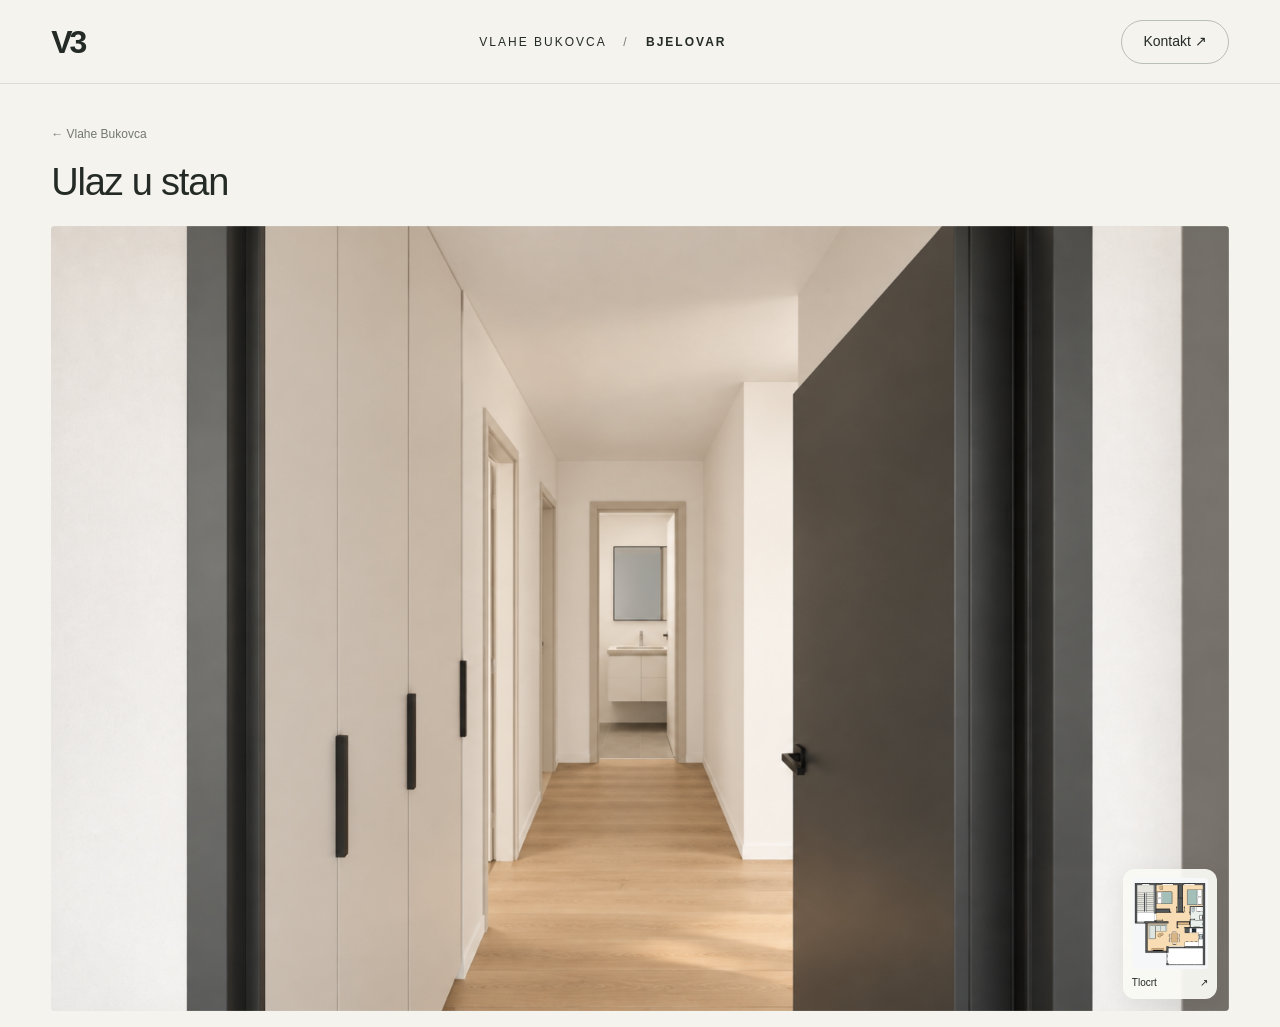
<file: stan-2.html>
<!doctype html><html lang="hr"><meta charset="utf-8"><meta name="viewport" content="width=device-width,initial-scale=1"><meta http-equiv="refresh" content="0;url=obilazak-2.html"><title>Stan 2 — V3</title><a href="obilazak-2.html">Otvori obilazak Stana 2</a></html>
</file>
<file: site.css>
:root{--paper:#f5f3ee;--ink:#242a26;--muted:#72796e;--green:#455c49;--line:#dadbd2}*{box-sizing:border-box}body{margin:0;background:var(--paper);color:var(--ink);font:16px/1.5 Arial,Helvetica,sans-serif}a{color:inherit;text-decoration:none}button{font:inherit;color:inherit;cursor:pointer}a,button{-webkit-tap-highlight-color:transparent}a:focus-visible,button:focus-visible{outline:3px solid #8d9f78;outline-offset:5px}header{height:100px;padding:0 6vw;display:flex;align-items:center;justify-content:space-between}.brand{font-size:36px;letter-spacing:-3px;font-weight:700}.contact{border:1px solid #b9beb4;border-radius:30px;background:transparent;padding:11px 22px;min-height:46px;font-size:13px}.contact:hover{background:#e5e8de}.hero{min-height:calc(100svh - 165px);display:flex;align-items:center;padding:30px 12vw 85px}.hero h1{font-size:clamp(52px,7.8vw,120px);line-height:1.04;font-weight:400;letter-spacing:-.065em;margin:0 0 46px;max-width:1050px}.hero h1 span{color:var(--green)}.cta{display:inline-flex;gap:65px;align-items:center;justify-content:space-between;background:var(--green);color:white;border-radius:40px;padding:17px 25px;min-height:56px;font-size:15px}.cta:hover{background:#324a36}.cta span{font-size:23px;line-height:1;transition:transform .2s}.cta:hover span{transform:translate(3px,-3px)}footer{padding:16px 6vw 26px;display:flex;justify-content:space-between;font-size:11px;color:var(--muted);letter-spacing:.03em}.page{padding:35px 6vw 70px;max-width:1600px;margin:auto}.back{font-size:12px;color:var(--muted);display:inline-flex;align-items:center;min-height:44px;gap:8px}.page h1{font-size:clamp(42px,6vw,76px);font-weight:400;letter-spacing:-.055em;line-height:1.05;margin:24px 0 45px}.grid{display:grid;grid-template-columns:1.35fr 1fr;gap:40px}.card{display:block}.card img{width:100%;aspect-ratio:3/2;object-fit:cover;display:block;border-radius:3px}.card h2{font-weight:400;font-size:26px;letter-spacing:-.6px;margin:15px 0 3px}.card .line{display:flex;align-items:center;justify-content:space-between}.card .line span{font-size:25px}.sub{color:var(--muted);font-size:13px;margin:0}.placeholder{aspect-ratio:3/2;border:1px solid var(--line);display:flex;align-items:flex-end;padding:30px;color:var(--muted);background:#eeeee7}.placeholder span{font-size:28px;letter-spacing:-1px}.muted-card{opacity:.75}.project-layout{display:grid;grid-template-columns:1.5fr 1fr;gap:50px;align-items:center}.project-layout img{width:100%;display:block}.project-layout h2{font-size:32px;font-weight:400;letter-spacing:-1px;margin:10px 0}.project-layout p{color:var(--muted);max-width:360px;margin-bottom:30px}.eyebrow{font-size:11px;letter-spacing:1.5px;text-transform:uppercase;color:var(--muted)}dialog{border:0;background:var(--paper);color:var(--ink);border-radius:18px;padding:28px;width:min(460px,calc(100vw - 30px))}dialog::backdrop{background:#17221c70;backdrop-filter:blur(4px)}.dialog-top{display:flex;align-items:center;justify-content:space-between;gap:15px}.dialog-top h2{font-size:27px;font-weight:400;letter-spacing:-1px}.close{border:0;background:#e5e8de;border-radius:50%;width:44px;height:44px;font-size:24px}.mail{display:block;padding:16px;border-radius:28px;background:var(--green);color:white;text-align:center;margin:28px 0 12px}dialog p{color:var(--muted);font-size:14px}.hero-content{animation:enter .6s ease-out both}@keyframes enter{from{opacity:0;transform:translateY(10px)}to{opacity:1;transform:none}}@media(max-width:650px){header{height:82px;padding:0 24px}.brand{font-size:32px}.contact{padding:9px 17px}.hero{padding:20px 26px 70px;min-height:calc(100svh - 145px)}.hero h1{font-size:clamp(46px,12.7vw,72px);margin-bottom:35px;letter-spacing:-.065em}.hero .cta{min-width:180px;padding:15px 23px}.page{padding:12px 24px 45px}.page h1{margin:20px 0 32px}.grid,.project-layout{grid-template-columns:1fr;gap:35px}.placeholder{aspect-ratio:2.2/1}.card h2{font-size:24px}.project-layout{gap:22px}footer{padding:15px 24px 22px;font-size:10px}.project-layout p{margin-bottom:22px}}@media(prefers-reduced-motion:reduce){*{animation:none!important;transition:none!important}}

.apartments{padding-top:80px;scroll-margin-top:24px}.apartments-heading h2,.second-intro h2{font-size:34px;letter-spacing:-1px;font-weight:400;margin:0 0 8px}.apartments-heading p,.second-intro p{color:var(--muted);margin:0 0 30px}.apartment-grid{display:grid;grid-template-columns:1fr 1fr;gap:24px}.apartment{border:1px solid var(--line);border-radius:8px;overflow:hidden}.apartment-preview{height:310px;background:#eeeee7;padding:22px;display:flex;align-items:center;justify-content:center}.apartment-preview img{height:100%;max-width:100%;object-fit:contain}.pending-plan{flex-direction:column;gap:10px}.pending-plan span{font-size:46px;color:var(--green);letter-spacing:-2px}.pending-plan small{color:var(--muted)}.apartment-body{padding:28px}.apartment-body h3{font-size:32px;font-weight:400;letter-spacing:-1px;margin:4px 0 10px}.apartment-body p{color:var(--muted);font-size:14px;min-height:42px}.secondary{background:#e4e8de;color:var(--ink)}.secondary:hover{background:#d7ddce}.second-intro{padding:35px 0 70px;max-width:600px}.second-intro .cta{border:0}.text-link{display:block;margin-top:25px;font-size:14px;text-decoration:underline}@media(max-width:650px){.apartments{padding-top:45px}.apartment-grid{grid-template-columns:1fr}.apartment-preview{height:250px}.apartment-body{padding:22px}.apartments-heading h2,.second-intro h2{font-size:28px}}

.apartment-list-page{max-width:1100px;min-height:calc(100svh - 165px);padding-top:22px;padding-bottom:90px}.project-location{margin-top:42px}.apartment-list-page h1{margin:14px 0 65px}.list-title{font-size:13px;font-weight:400;color:var(--muted);margin:0 0 16px}.apartment-row{display:flex;align-items:center;justify-content:space-between;gap:24px;padding:30px 0;border-top:1px solid var(--line)}.apartment-row:last-child{border-bottom:1px solid var(--line)}.apartment-name h3{font-size:30px;letter-spacing:-1px;font-weight:400;margin:0 0 4px}.apartment-name p{margin:0;font-size:14px;color:var(--muted)}.row-note{font-size:12px}.row-link{display:inline-flex;align-items:center;gap:26px;min-height:48px;padding:10px 0;font-size:14px;color:var(--green);white-space:nowrap}.row-link:hover{text-decoration:underline;text-underline-offset:5px}.row-link>span[aria-hidden]{font-size:22px}.sr-only{position:absolute;width:1px;height:1px;padding:0;margin:-1px;overflow:hidden;clip:rect(0,0,0,0);white-space:nowrap;border:0}@media(max-width:650px){.apartment-list-page{padding-top:8px;padding-bottom:50px;min-height:calc(100svh - 145px)}.project-location{margin-top:35px}.apartment-list-page h1{font-size:44px;margin:12px 0 45px}.apartment-row{gap:14px;padding:26px 0}.apartment-name h3{font-size:27px}.row-note{display:block;margin-top:5px;font-size:11px}.row-link{gap:14px;font-size:13px}}
</file>
<file: pan-guide.css>
.pan-guide,.edge-links{display:none}
@media(max-width:700px){
 .pan{scrollbar-width:none}.pan::-webkit-scrollbar{display:none}
 .pan-guide{display:flex;position:absolute;bottom:12px;left:50%;transform:translateX(-50%);width:150px;align-items:center;flex-direction:column;gap:9px;pointer-events:none;z-index:3}
 .pan-tip{font-size:11px;white-space:nowrap;color:#fff;background:#26382be6;border-radius:20px;padding:7px 12px;box-shadow:0 2px 12px #0002;transition:opacity .25s}
 .pan-tip.dismissed{opacity:0}
 .pan-track{width:120px;height:4px;border-radius:4px;background:#ffffff8c;box-shadow:0 1px 5px #0003;overflow:hidden}
 .pan-thumb{display:block;height:100%;border-radius:4px;background:#344638}
 .edge-links{display:flex;position:absolute;top:32%;bottom:21%;flex-direction:column;justify-content:center;gap:8px;max-width:36%;z-index:3;pointer-events:none}
 .edge-links.left{left:7px}.edge-links.right{right:7px;align-items:flex-end}
 .edge-links button{pointer-events:auto;min-height:44px;max-width:100%;border:1px solid #ffffffbd;border-radius:20px;background:#fffef5f2;box-shadow:0 2px 12px #0002;padding:8px 11px;font-size:11px;color:#344638}
}
</file>
